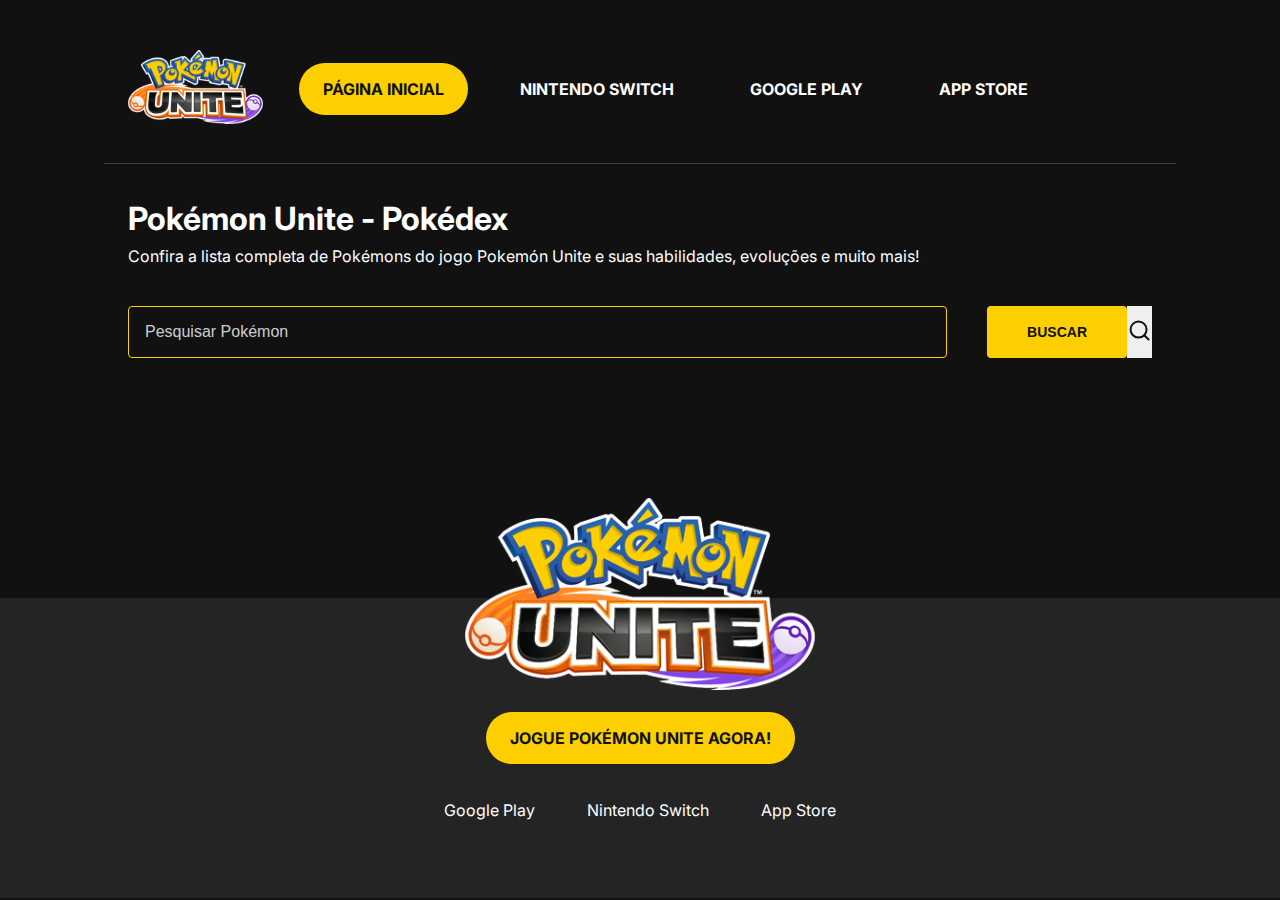
<file: index.html>
<!DOCTYPE html>
<html lang="pt-BT">
<head>
  <meta charset="UTF-8">
  <meta http-equiv="X-UA-Compatible" content="IE=edge">
  <meta name="viewport" content="width=device-width, initial-scale=1.0">
  <link rel="stylesheet" href="/assets/css/index.css">
  <script src="/assets/js/index.js"></script>
  <title>Pokémon Unite</title>
</head>
<body>
  <nav class="container menu__container">
    <input type="checkbox" id="menu__toggle" class="menu__toggle">
    <div class="menu__logo">
      <div>
        <img src="/assets/images/logo.svg" alt="Pokémon Unite">
      </div>
      <label for="menu__toggle" class="icon">
        <img src="/assets/images/hamburguer.svg" />
      </label>
    </div>
    <ul class="menu">
      <li class="menu__item menu__item--active">
        <a href="/" class="menu__link">Página INICIAL</a>
      </li>
      <li class="menu__item">
        <a href="#" class="menu__link">Nintendo Switch</a>
      </li>
      <li class="menu__item">
        <a href="#" class="menu__link">Google Play</a>
      </li>
      <li class="menu__item">
        <a href="#" class="menu__link">App Store</a>
      </li>
    </ul>
  </nav>
  <main class="container">
   <h1>Pokémon Unite - Pokédex</h1>
   <h2>Confira a lista completa de Pokémons do jogo Pokemón Unite e suas habilidades, evoluções e muito mais!</h2>
    <div class="search__container">
      <input class="search__field" placeholder="Pesquisar Pokémon"/>
      <button class="search__button">Buscar</button>
      <button className="search__button--mobile">
        <img src='/assets/images/search.svg' />
      </button>
    </div>
    <div class="card__container">
      
    </div>
  </main>
  <footer class="footer">
    <img class="footer__image" src="/assets/images/logo.svg" alt="Pokémon Unite">
    <a href="" class="footer__button button__link" href="#">
      Jogue Pokémon Unite agora!
    </a>
    <div class="footer__links">
      <a href="#" class="footer__link">Google Play</a>
      <a href="#" class="footer__link">Nintendo Switch</a>
      <a href="#" class="footer__link">App Store</a>
    </div>
  </footer>
</body>
</html>
</file>
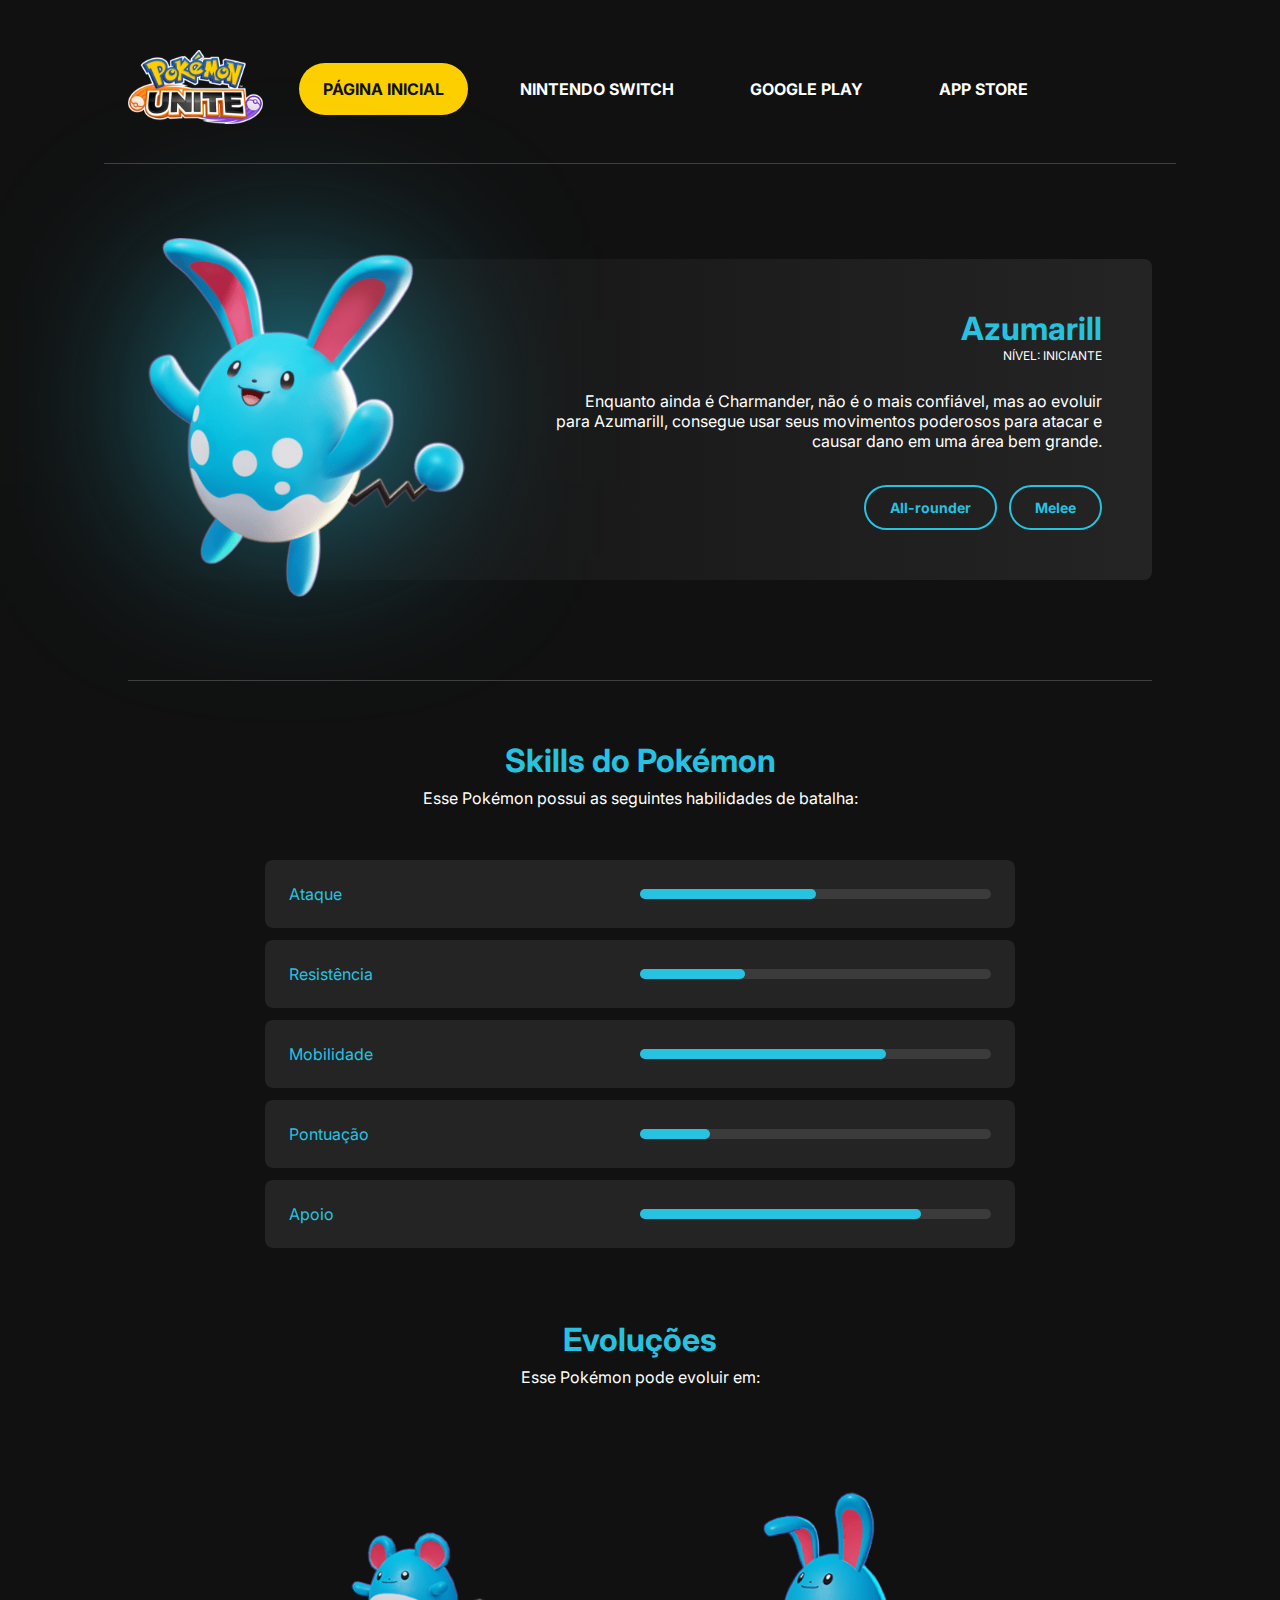
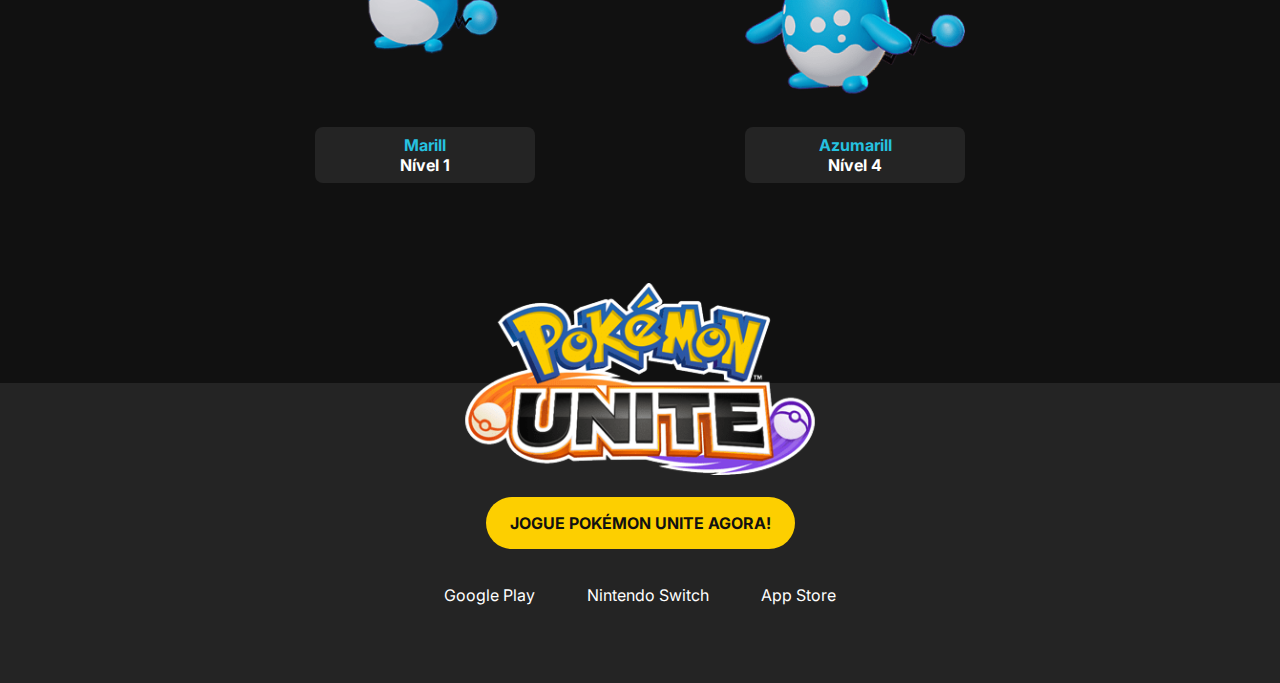
<file: azumarill.html>
<!DOCTYPE html>
<html lang="pt-BR">
<head>
  <meta charset="UTF-8">
  <meta http-equiv="X-UA-Compatible" content="IE=edge">
  <meta name="viewport" content="width=device-width, initial-scale=1.0">
  <link rel="stylesheet" href="/assets/css/pokemon.css">
  <style>
    :root {
      --pokemon-color: #26c2e0;
    }
  </style>
  <title>Pokémon Unite | Azumarill</title>
</head>
<body>
  <nav class="container menu__container">
    <input type="checkbox" id="menu__toggle" class="menu__toggle">
    <div class="menu__logo">
      <div>
        <img src="/assets/images/logo.svg" alt="Pokémon Unite">
      </div>
      <label for="menu__toggle" class="icon">
        <img src="/assets/images/hamburguer.svg" />
      </label>
    </div>
    <ul class="menu">
      <li class="menu__item menu__item--active">
        <a href="/" class="menu__link">Página INICIAL</a>
      </li>
      <li class="menu__item">
        <a href="#" class="menu__link">Nintendo Switch</a>
      </li>
      <li class="menu__item">
        <a href="#" class="menu__link">Google Play</a>
      </li>
      <li class="menu__item">
        <a href="#" class="menu__link">App Store</a>
      </li>
    </ul>
  </nav>
  <main class="container">
    <section class="preview__container">
      <div class="preview__pokemon">
        <img src="/assets/images/stat/stat-azumarill.png" alt="Azumarill" class="preview__image">
      </div>
      <div class="preview__details">
        <h1 class="pokemon__color">Azumarill</h1>
        <p class="preview__level">Nível: iniciante</p>
        <p class="preview__description">
          Enquanto ainda é Charmander, não é o mais confiável, mas ao evoluir para Azumarill, consegue usar seus movimentos poderosos para atacar e causar dano em uma área bem grande.
        </p>
        <div class="preview__pills">
          <span class="preview__pill">All-rounder</span>
          <span class="preview__pill">Melee</span>
        </div>
      </div>
    </section>
    <section class="skills__container">
      <h2 class="skills__title pokemon__color">
        Skills do Pokémon
      </h2>
      <p class="skills__description">
        Esse Pokémon possui as seguintes habilidades de batalha:
      </p>
      <div class="skills__list">
        <div class="skills__item">
          <label class="skills__label pokemon__color">Ataque</label>
          <progress class="skills__progress pokemon__color" max="100" value="50"></progress>
        </div>
        <div class="skills__item">
          <label class="skills__label pokemon__color">Resistência</label>
          <progress class="skills__progress pokemon__color" max="100" value="30"></progress>
        </div>
        <div class="skills__item">
          <label class="skills__label pokemon__color">Mobilidade</label>
          <progress class="skills__progress pokemon__color" max="100" value="70"></progress>
        </div>
        <div class="skills__item">
          <label class="skills__label pokemon__color">Pontuação</label>
          <progress class="skills__progress pokemon__color" max="100" value="20"></progress>
        </div>
        <div class="skills__item">
          <label class="skills__label pokemon__color">Apoio</label>
          <progress class="skills__progress pokemon__color" max="100" value="80"></progress>
        </div>
      </div>
    </section>
    <section class="evolutions__container">
      <h2 class="pokemon__color">Evoluções</h2>
      <p class="evolutions__description">Esse Pokémon pode evoluir em:</p>
      <div class="evolutions__list">
        <div class="evolutions__item">
          <img src="/assets/images/evolution/evolution-1-marill.png" alt="Marill" class="evolutions__image">
          <div class="evolutions__details">
            <p class="evolutions__name pokemon__color">Marill</p>
            <p class="evolutions__level">Nível 1</p>
          </div>
        </div>
        <div class="evolutions__item">
          <img src="/assets/images/evolution/evolution-2-azumarill.png" alt="Azumarill" class="evolutions__image">
          <div class="evolutions__details">
            <p class="evolutions__name pokemon__color">Azumarill</p>
            <p class="evolutions__level">Nível 4</p>
          </div>
        </div>
      </div>
    </section>
  </main>
  <footer class="footer">
    <img class="footer__image" src="/assets/images/logo.svg" alt="Pokémon Unite">
    <a href="" class="footer__button button__link" href="#">
      Jogue Pokémon Unite agora!
    </a>
    <div class="footer__links">
      <a href="#" class="footer__link">Google Play</a>
      <a href="#" class="footer__link">Nintendo Switch</a>
      <a href="#" class="footer__link">App Store</a>
    </div>
  </footer>
</body>
</html>
</file>
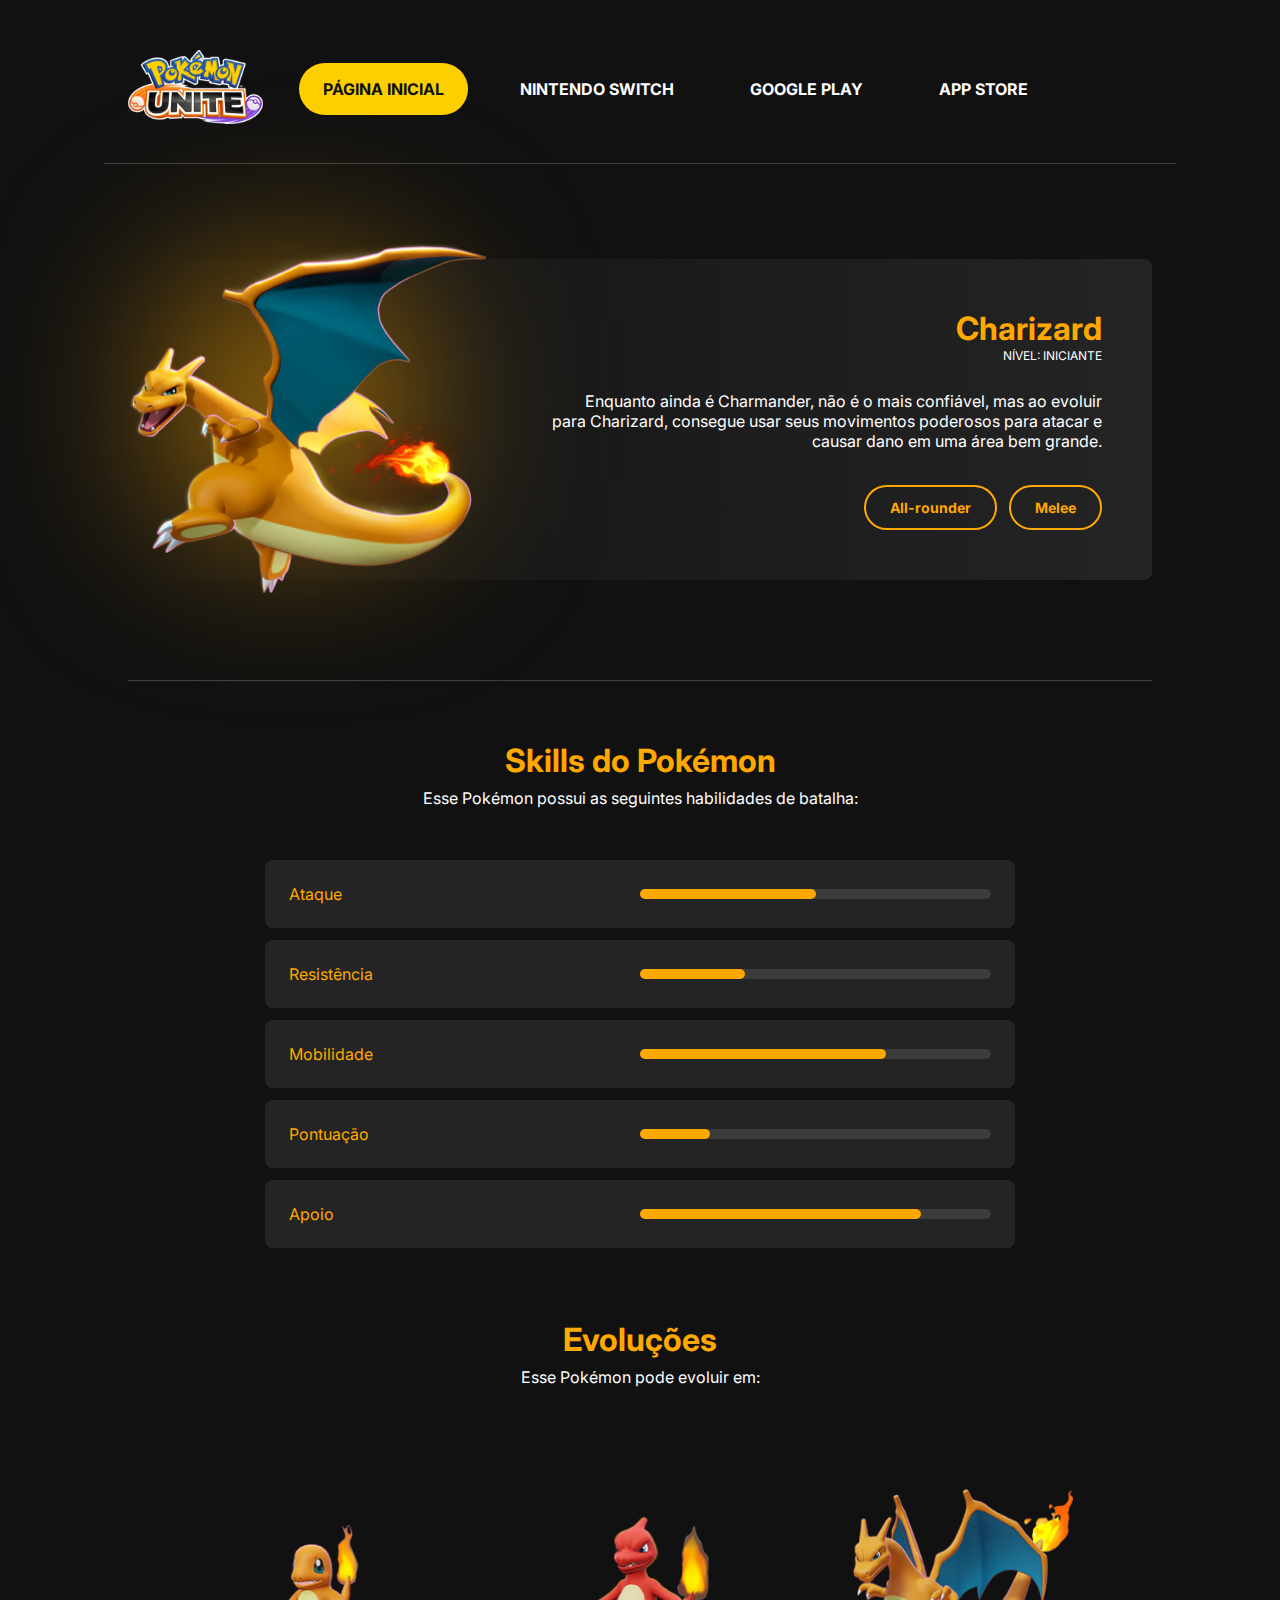
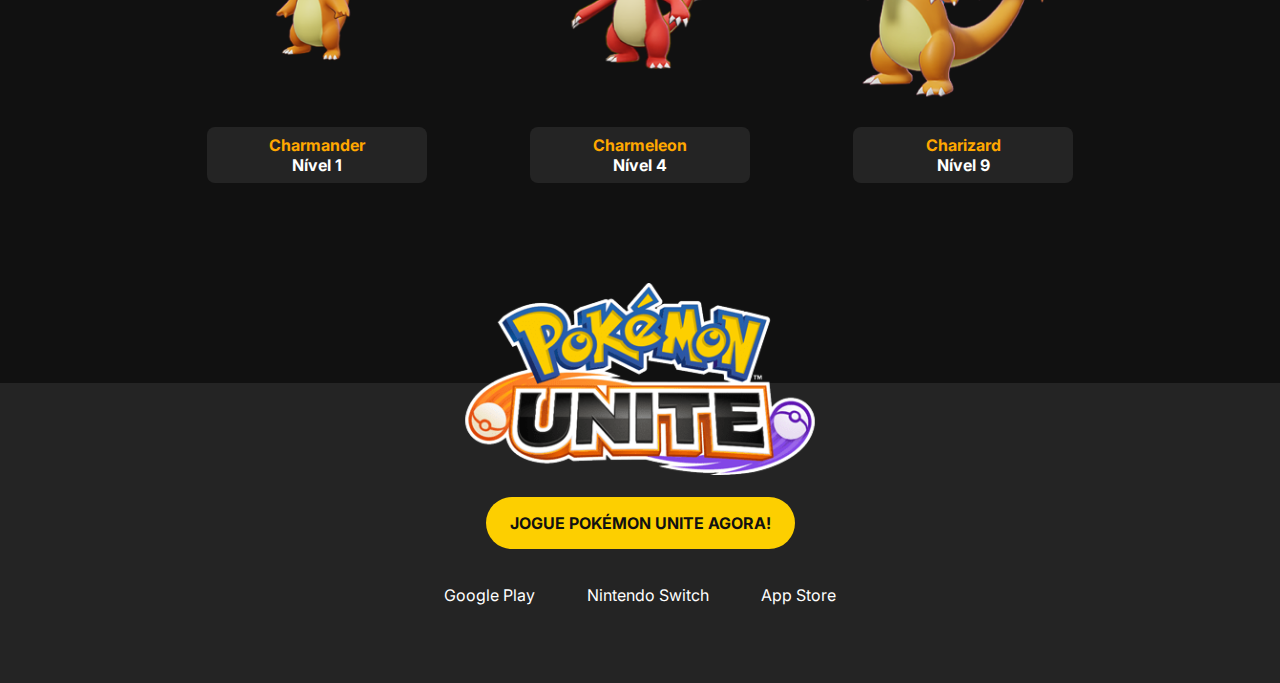
<file: charizard.html>
<!DOCTYPE html>
<html lang="pt-BR">
<head>
  <meta charset="UTF-8">
  <meta http-equiv="X-UA-Compatible" content="IE=edge">
  <meta name="viewport" content="width=device-width, initial-scale=1.0">
  <link rel="stylesheet" href="/assets/css/pokemon.css">
  <style>
    :root {
      --pokemon-color: #FFA800;
    }
  </style>
  <title>Pokémon Unite | Charizard</title>
</head>
<body>
  <nav class="container menu__container">
    <input type="checkbox" id="menu__toggle" class="menu__toggle">
    <div class="menu__logo">
      <div>
        <img src="/assets/images/logo.svg" alt="Pokémon Unite">
      </div>
      <label for="menu__toggle" class="icon">
        <img src="/assets/images/hamburguer.svg" />
      </label>
    </div>
    <ul class="menu">
      <li class="menu__item menu__item--active">
        <a href="/" class="menu__link">Página INICIAL</a>
      </li>
      <li class="menu__item">
        <a href="#" class="menu__link">Nintendo Switch</a>
      </li>
      <li class="menu__item">
        <a href="#" class="menu__link">Google Play</a>
      </li>
      <li class="menu__item">
        <a href="#" class="menu__link">App Store</a>
      </li>
    </ul>
  </nav>
  <main class="container">
    <section class="preview__container">
      <div class="preview__pokemon">
        <img src="/assets/images/stat/stat-charizard.png" alt="Charizard" class="preview__image">
      </div>
      <div class="preview__details">
        <h1 class="pokemon__color">Charizard</h1>
        <p class="preview__level">Nível: iniciante</p>
        <p class="preview__description">
          Enquanto ainda é Charmander, não é o mais confiável, mas ao evoluir para Charizard, consegue usar seus movimentos poderosos para atacar e causar dano em uma área bem grande.
        </p>
        <div class="preview__pills">
          <span class="preview__pill">All-rounder</span>
          <span class="preview__pill">Melee</span>
        </div>
      </div>
    </section>
    <section class="skills__container">
      <h2 class="skills__title pokemon__color">
        Skills do Pokémon
      </h2>
      <p class="skills__description">
        Esse Pokémon possui as seguintes habilidades de batalha:
      </p>
      <div class="skills__list">
        <div class="skills__item">
          <label class="skills__label pokemon__color">Ataque</label>
          <progress class="skills__progress pokemon__color" max="100" value="50"></progress>
        </div>
        <div class="skills__item">
          <label class="skills__label pokemon__color">Resistência</label>
          <progress class="skills__progress pokemon__color" max="100" value="30"></progress>
        </div>
        <div class="skills__item">
          <label class="skills__label pokemon__color">Mobilidade</label>
          <progress class="skills__progress pokemon__color" max="100" value="70"></progress>
        </div>
        <div class="skills__item">
          <label class="skills__label pokemon__color">Pontuação</label>
          <progress class="skills__progress pokemon__color" max="100" value="20"></progress>
        </div>
        <div class="skills__item">
          <label class="skills__label pokemon__color">Apoio</label>
          <progress class="skills__progress pokemon__color" max="100" value="80"></progress>
        </div>
      </div>
    </section>
    <section class="evolutions__container">
      <h2 class="pokemon__color">Evoluções</h2>
      <p class="evolutions__description">Esse Pokémon pode evoluir em:</p>
      <div class="evolutions__list">
        <div class="evolutions__item">
          <img src="/assets/images/evolution/evolution-1-charmander.png" alt="Charmander" class="evolutions__image">
          <div class="evolutions__details">
            <p class="evolutions__name pokemon__color">Charmander</p>
            <p class="evolutions__level">Nível 1</p>
          </div>
        </div>
        <div class="evolutions__item">
          <img src="/assets/images/evolution/evolution-2-charmeleon.png" alt="Charmeleon" class="evolutions__image">
          <div class="evolutions__details">
            <p class="evolutions__name pokemon__color">Charmeleon</p>
            <p class="evolutions__level">Nível 4</p>
          </div>
        </div>
        <div class="evolutions__item">
          <img src="/assets/images/evolution/evolution-3-charizard.png" alt="Charizard" class="evolutions__image">
          <div class="evolutions__details">
            <p class="evolutions__name pokemon__color">Charizard</p>
            <p class="evolutions__level">Nível 9</p>
          </div>
        </div>
      </div>
    </section>
  </main>
  <footer class="footer">
    <img class="footer__image" src="/assets/images/logo.svg" alt="Pokémon Unite">
    <a href="" class="footer__button button__link" href="#">
      Jogue Pokémon Unite agora!
    </a>
    <div class="footer__links">
      <a href="#" class="footer__link">Google Play</a>
      <a href="#" class="footer__link">Nintendo Switch</a>
      <a href="#" class="footer__link">App Store</a>
    </div>
  </footer>
</body>
</html>
</file>
<file: assets/css/index.css>
@import url('/assets/css/reset.css');
@import url('/assets/css/global.css');

.search__container {
  margin: 40px 0;
  display: flex;
}

.search__field {
  border: 1px solid var(--primary-color);
  border-radius: 4px;
  background-color: transparent;
  padding: 16px;
  color: white;
  margin-right: 40px;
  width: calc(100% - 40px);
}

.search__field::placeholder {
  color: rgba(255, 255, 255, .8);
}

.search__button{
  padding: 16px 40px;
}

.search__button, .search__button--mobile{
  background-color: var(--primary-color);
  color: var(--dark-color);
  border-radius: 4px;
  font-weight: bold;
  text-transform: uppercase;
  font-size: 14px;
  cursor: pointer;
  transition: background .3s;
}

.search__button:hover, .search__button--mobile:hover {
  background-color: var(--secondary-color);
}

.search__button--mobile{
  display: none;
}

.card__container {
  display: flex;
  justify-content: center;
  flex-wrap: wrap;
  gap: 40px;
}

.card {
  width: calc(var(--container-size) / 4 - 32px);
  height: calc(calc(var(--container-size) / 4 - 32px) + 70px);
  border-radius: 9px;
  position: relative;
}

.card:visited {
  color: white;
}

.card__image {
  width: 100%;
  object-fit: contain;
  padding: 8px;
  box-sizing: border-box;
}

.card__title { 
  font-size: 12px;
  font-weight: bold;
  text-align: center;
  padding: 24px 0;
  position: absolute;
  bottom: 0;
  width: 100%;
  border-radius: 0 0 8px 8px;
  background-color: var(--card-title-background);
  color: white;
}

@media only screen and (max-width: 600px) {
  .card__container {
    justify-content: center;
  }

  .search__button--mobile{
    display: initial;
    padding: 8px 12px;
  }

  .search__button{
    display: none;
  }

  .search__field{
    margin-right: 12px;
  }
}
</file>
<file: assets/css/pokemon.css>
@import url('global.css');
@import url('reset.css');

.preview__container {
  display: flex;
  align-items: center;
  justify-content: space-between;
  position: relative;
  padding: 60px 0 100px;
  border-bottom: 1px solid rgba(255, 255, 255, 0.2);
}

.preview__details {
  background: linear-gradient(270deg, #242424 0%, transparent 100%);
  text-align: right;
  padding: 50px;
  border-radius: 8px;
  width: 100%;
  display: flex;
  flex-direction: column;
  align-items: flex-end;
}

.pokemon__color {
  color: var(--pokemon-color);
}

.preview__level {
  font-size: 12px;
  text-transform: uppercase;
}

h1 {
  margin-bottom: 0;
}

.preview__description {
  margin-top: 28px;
  max-width: 60%;
}

.preview__pills {
  display: flex;
  margin-top: 34px;
  justify-content: flex-end;
}

.preview__pill {
  border: 2px solid var(--pokemon-color);
  border-radius: 40px;
  color: var(--pokemon-color);
  margin-left: 12px;
  padding: 12px 24px;
  font-weight: bold;
  font-size: 14px;
}

.preview__pokemon {
  width: 35%;
  position: absolute;
}

.preview__image {
  width: 100%;
  height: 100%;
  object-fit: contain;
  position: relative;
}

.preview__pokemon::before {
  content: "";
  background: var(--pokemon-color);
  position: absolute;
  width: 180px;
  height: 180px;
  left: 20%;
  top: 20%;
  filter: blur(100px);
}

.skills__container {
  margin: 60px auto;
  display: flex;
  flex-direction: column;
  align-items: center;
  max-width: 750px;
  justify-content: center;
}

h2 {
  font-weight: bold;
  font-size: 32px;
  margin-bottom: 8px;
}

.skills__description, .evolutions__description {
  margin-bottom: 40px;
}

.skills__list {
  width: 100%;
}

.skills__item {
  background-color: var(--light-background);
  border-radius: 8px;
  margin: 12px 0;
  padding: 24px;

  display: flex;
  justify-content: space-between;
  align-items: center;
}

.skills__label {
  font-size: 16px;
}

.skills__progress {
  width: 50%;
  height: 10px;
}

.skills__progress::-webkit-progress-bar {
  background: rgba(155, 155, 155, .2);
  border-radius: 10px;
}

.skills__progress::-webkit-progress-value {
  background-color: var(--pokemon-color);
  border-radius: 10px;
}

.evolutions__container {
  display: flex;
  flex-direction: column;
  align-items: center;
}

.evolutions__list {
  width: 100%;
  display: flex;
  justify-content: space-evenly;
  margin-top: 32px;
  gap: 24px;
}

.evolutions__item {
  display: flex;
  flex-direction: column;
  align-items: center;
  width: 220px;
}

.evolutions__image {
  width: 100%;
  height: 100%;
  padding: 24px;
}

.evolutions__details {
  font-size: 12px;
  font-weight: bold;
  text-align: center;
  width: 100%;
  background-color: var(--light-background);
  border-radius: 8px;
  padding: 8px 0;
}


@media only screen and (max-width: 600px) {
  .preview__container {
    flex-direction: column;
  }

  .preview__pokemon {
    position: relative;
    width: 75%;
    top: 60px;
  }

  .preview__description {
    max-width: 100%;
  }

  .preview__details {
    width: auto;
    background: linear-gradient(0deg, #242424 0%, transparent 100%);
  }

  .preview__pills {
    flex-wrap: wrap;
  }

  .preview__pill {
    margin-bottom: 8px;
  }

  .skills__description {
    text-align: center;
  }

  .evolutions__list {
    flex-direction: column;
  }

  .evolutions__item {
    margin: 0 80px;
  }
}
</file>
